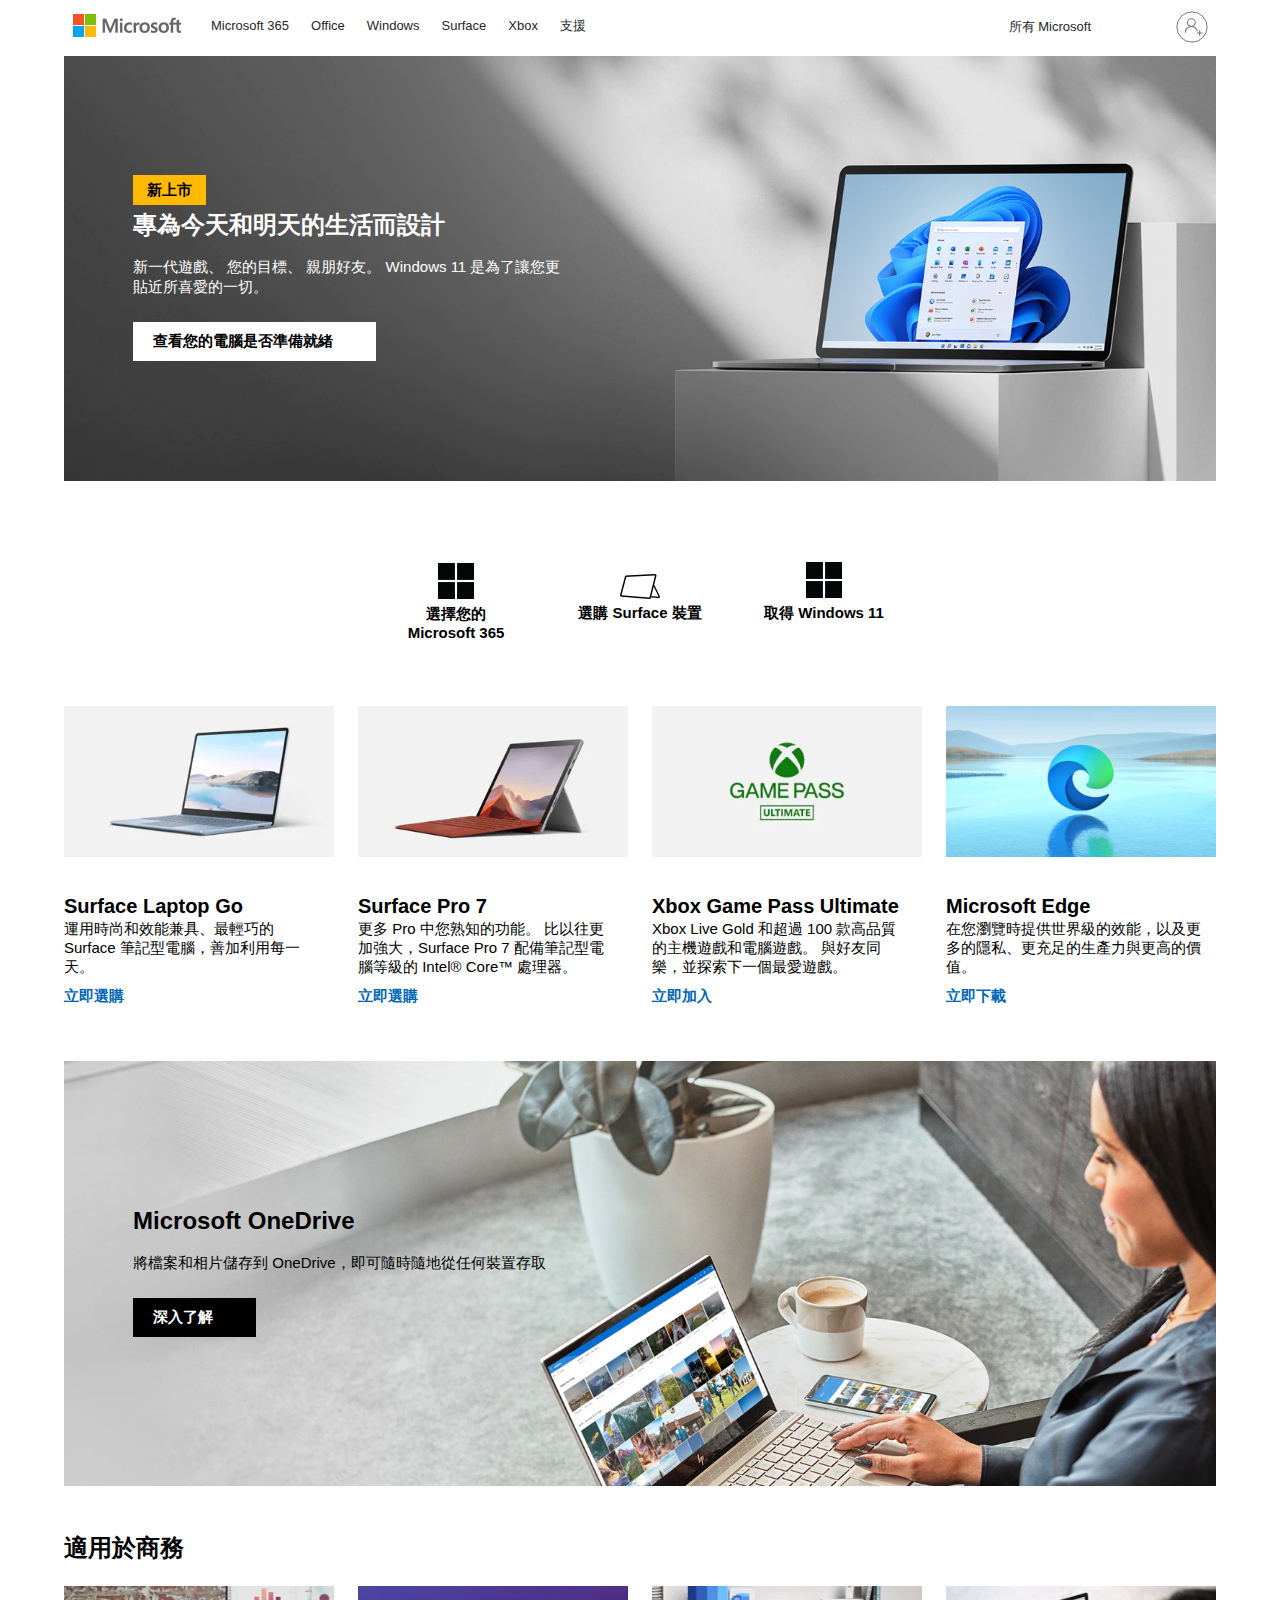
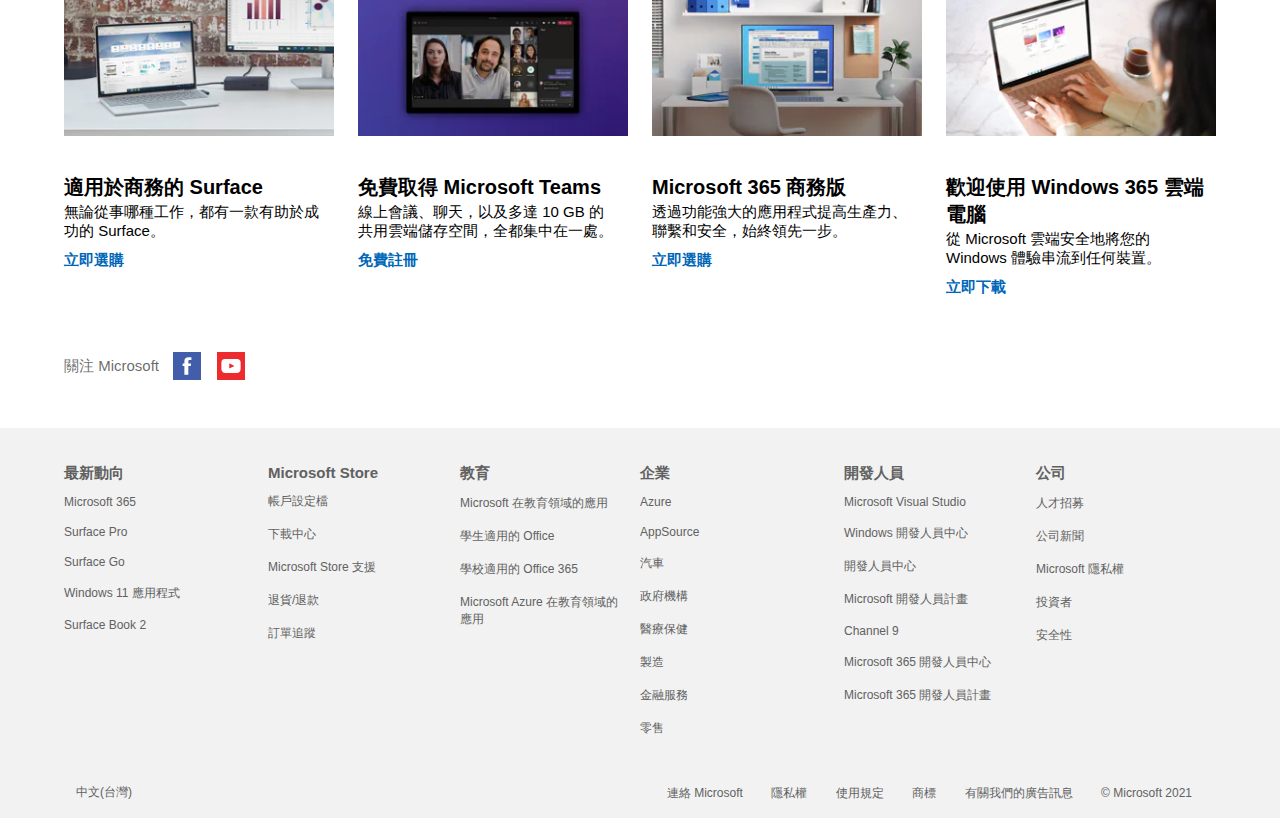
<file: index.html>
<!DOCTYPE html>
<html lang="en">
<head>
    <meta charset="UTF-8">
    <meta http-equiv="X-UA-Compatible" content="IE=edge">
    <meta name="viewport" content="width=device-width, initial-scale=1.0">
    <title>Microsoft – 雲端、電腦、應用程式和遊戲</title>
    <link rel="stylesheet" href="https://pro.fontawesome.com/releases/v5.10.0/css/all.css" integrity="sha384-AYmEC3Yw5cVb3ZcuHtOA93w35dYTsvhLPVnYs9eStHfGJvOvKxVfELGroGkvsg+p" crossorigin="anonymous"/>
    <link rel="stylesheet" href="./css/Microsoft.css">
</head>
<body>
    <header>
        <img class="logo" src="./img/logo.png">
        <nav class="menu-list">
            <ul class="menu-items">
                <li class="menu-item"><a href="">Microsoft 365</a></li>
                <li class="menu-item"><a href="">Office</a></li>
                <li class="menu-item"><a href="">Windows</a></li>
                <li class="menu-item"><a href="">Surface</a></li>
                <li class="menu-item"><a href="">Xbox</a></li>
                <li class="menu-item"><a href="">支援</a></li>
                <li class="menu-item"><a href="">更多<i class="fal fa-chevron-down"></i></a></li>
            </ul>
        </nav>
        <div class="function-btns">
            <a href="" class="function-btn mb-menu"><i class="fal fa-bars"></i></a>
            <a href="" class="function-btn all-microsoft">所有 Microsoft<i class="fal fa-chevron-down"></i></a>
            <a href="" class="function-btn search">
                <span>搜尋</span>
                <i class="fal fa-search"></i>
            </a>
            <a href="" class="function-btn shoppingcart">
                <span>購物車</span>
                <i class="fal fa-shopping-cart"></i>
            </a>
            <a href="" class="function-btn login">
                <span>登入</span>
                <img class="login-icon" src="./img/member.svg">
            </a>
        </div>
    </header>
    <main>
        <section class="banner">
            <div class="bg-img"></div>
            <div class="banner-info">
                <div class="tag">新上市</div>
                <span class="title">專為今天和明天的生活而設計</span>
                <p class="content">新一代遊戲、 您的目標、 親朋好友。 Windows 11 是為了讓您更貼近所喜愛的一切。</p>
                <a href="" class="btn">查看您的電腦是否準備就緒<i class="fal fa-chevron-right"></i></a>
            </div>
        </section>
        <section class="store">
            <a href="" class="store-card">
                <img class="store-logo" src="./img/store-logo-1.png">
                <div class="store-title">選擇您的 Microsoft 365</div>
            </a>
            <a href="" class="store-card">
                <img class="store-logo" src="./img/store-logo-2.webp">
                <div class="store-title">選購 Surface 裝置</div>
            </a>
            <a href="" class="store-card">
                <img class="store-logo" src="./img/store-logo-1.png">
                <div class="store-title">取得 Windows 11</div>
            </a>
        </section>
        <section class="product">
            <a href="" class="product-card">
                <div class="img" style="background-image: url(./img/product-1.webp);"></div>
                <span class="title">Surface Laptop Go</span>
                <p class="content">運用時尚和效能兼具、最輕巧的 Surface 筆記型電腦，善加利用每一天。</p>
                <span class="link">立即選購<i class="fal fa-chevron-right"></i></span>
            </a>
            <a href="" class="product-card">
                <div class="img" style="background-image: url(./img/product-2.webp);"></div>
                <span class="title">Surface Pro 7</span>
                <p class="content">更多 Pro 中您熟知的功能。 比以往更加強大，Surface Pro 7 配備筆記型電腦等級的 Intel® Core™ 處理器。</p>
                <span class="link">立即選購<i class="fal fa-chevron-right"></i></span>
            </a>
            <a href="" class="product-card">
                <div class="img" style="background-image: url(./img/product-3.webp);"></div>
                <span class="title">Xbox Game Pass Ultimate</span>
                <p class="content">Xbox Live Gold 和超過 100 款高品質的主機遊戲和電腦遊戲。 與好友同樂，並探索下一個最愛遊戲。</p>
                <span class="link">立即加入<i class="fal fa-chevron-right"></i></span>
            </a>
            <a href="" class="product-card">
                <div class="img" style="background-image: url(./img/product-4.webp);"></div>
                <span class="title">Microsoft Edge</span>
                <p class="content">在您瀏覽時提供世界級的效能，以及更多的隱私、更充足的生產力與更高的價值。</p>
                <span class="link">立即下載<i class="fal fa-chevron-right"></i></span>
            </a>
        </section>
        <section class="banner-2">
            <div class="bg-img"></div>
            <div class="banner-info">
                <span class="title">Microsoft OneDrive</span>
                <p class="content">將檔案和相片儲存到 OneDrive，即可隨時隨地從任何裝置存取</p>
                <a href="" class="btn">深入了解<i class="fal fa-chevron-right"></i></a>
            </div>
        </section>
        <div class="product-title">適用於商務</div>
        <section class="product">
            <a href="" class="product-card">
                <div class="img" style="background-image: url(./img/product-5.webp);"></div>
                <span class="title">適用於商務的 Surface</span>
                <p class="content">無論從事哪種工作，都有一款有助於成功的 Surface。</p>
                <span class="link">立即選購<i class="fal fa-chevron-right"></i></span>
            </a>
            <a href="" class="product-card">
                <div class="img" style="background-image: url(./img/product-6.webp);"></div>
                <span class="title">免費取得 Microsoft Teams</span>
                <p class="content">線上會議、聊天，以及多達 10 GB 的共用雲端儲存空間，全都集中在一處。</p>
                <span class="link">免費註冊<i class="fal fa-chevron-right"></i></span>
            </a>
            <a href="" class="product-card">
                <div class="img" style="background-image: url(./img/product-7.webp);"></div>
                <span class="title">Microsoft 365 商務版</span>
                <p class="content">透過功能強大的應用程式提高生產力、聯繫和安全，始終領先一步。</p>
                <span class="link">立即選購<i class="fal fa-chevron-right"></i></span>
            </a>
            <a href="" class="product-card">
                <div class="img" style="background-image: url(./img/product-8.webp);"></div>
                <span class="title">歡迎使用 Windows 365 雲端電腦</span>
                <p class="content">從 Microsoft 雲端安全地將您的 Windows 體驗串流到任何裝置。</p>
                <span class="link">立即下載<i class="fal fa-chevron-right"></i></span>
            </a>
        </section>
        <section class="social">
            <span class="focus">關注 Microsoft</span>
            <a href="" class="fb"></a>
            <a href="" class="yt"></a>
        </section>
    </main>
    <footer>
        <section class="guide">
            <div class="guide-list">
                <div class="guide-list-title">最新動向</div>
                <a href="" class="guide-list-item">Microsoft 365</a>
                <a href="" class="guide-list-item">Surface Pro</a>
                <a href="" class="guide-list-item">Surface Go</a>
                <a href="" class="guide-list-item">Windows 11 應用程式</a>
                <a href="" class="guide-list-item">Surface Book 2</a>
            </div>
            <div class="guide-list">
                <div class="guide-list-title">Microsoft Store</div>
                <a href="" class="guide-list-item">帳戶設定檔</a>
                <a href="" class="guide-list-item">下載中心</a>
                <a href="" class="guide-list-item">Microsoft Store 支援</a>
                <a href="" class="guide-list-item">退貨/退款</a>
                <a href="" class="guide-list-item">訂單追蹤</a>
            </div>
            <div class="guide-list">
                <div class="guide-list-title">教育</div>
                <a href="" class="guide-list-item">Microsoft 在教育領域的應用</a>
                <a href="" class="guide-list-item">學生適用的 Office</a>
                <a href="" class="guide-list-item">學校適用的 Office 365</a>
                <a href="" class="guide-list-item">Microsoft Azure 在教育領域的應用</a>
            </div>
            <div class="guide-list">
                <div class="guide-list-title">企業</div>
                <a href="" class="guide-list-item">Azure</a>
                <a href="" class="guide-list-item">AppSource</a>
                <a href="" class="guide-list-item">汽車</a>
                <a href="" class="guide-list-item">政府機構</a>
                <a href="" class="guide-list-item">醫療保健</a>
                <a href="" class="guide-list-item">製造</a>
                <a href="" class="guide-list-item">金融服務</a>
                <a href="" class="guide-list-item">零售</a>
            </div>
            <div class="guide-list">
                <div class="guide-list-title">開發人員</div>
                <a href="" class="guide-list-item">Microsoft Visual Studio</a>
                <a href="" class="guide-list-item">Windows 開發人員中心</a>
                <a href="" class="guide-list-item">開發人員中心</a>
                <a href="" class="guide-list-item">Microsoft 開發人員計畫</a>
                <a href="" class="guide-list-item">Channel 9</a>
                <a href="" class="guide-list-item">Microsoft 365 開發人員中心</a>
                <a href="" class="guide-list-item">Microsoft 365 開發人員計畫</a>
            </div>
            <div class="guide-list">
                <div class="guide-list-title">公司</div>
                <a href="" class="guide-list-item">人才招募</a>
                <a href="" class="guide-list-item">公司新聞</a>
                <a href="" class="guide-list-item">Microsoft 隱私權</a>
                <a href="" class="guide-list-item">投資者</a>
                <a href="" class="guide-list-item">安全性</a>
            </div>
        </section>
        <section class="about">
            <a href="" class="global"><i class="far fa-globe-americas"></i>中文(台灣)</a>
            <div class="about-list">
                <a href="" class="about-list-item">連絡 Microsoft</a>
                <a href="" class="about-list-item">隱私權</a>
                <a href="" class="about-list-item">使用規定</a>
                <a href="" class="about-list-item">商標</a>
                <a href="" class="about-list-item">有關我們的廣告訊息</a>
                <span class="about-list-item">© Microsoft 2021</span>
            </div>
        </section>
    </footer>
</body>
</html>
</file>
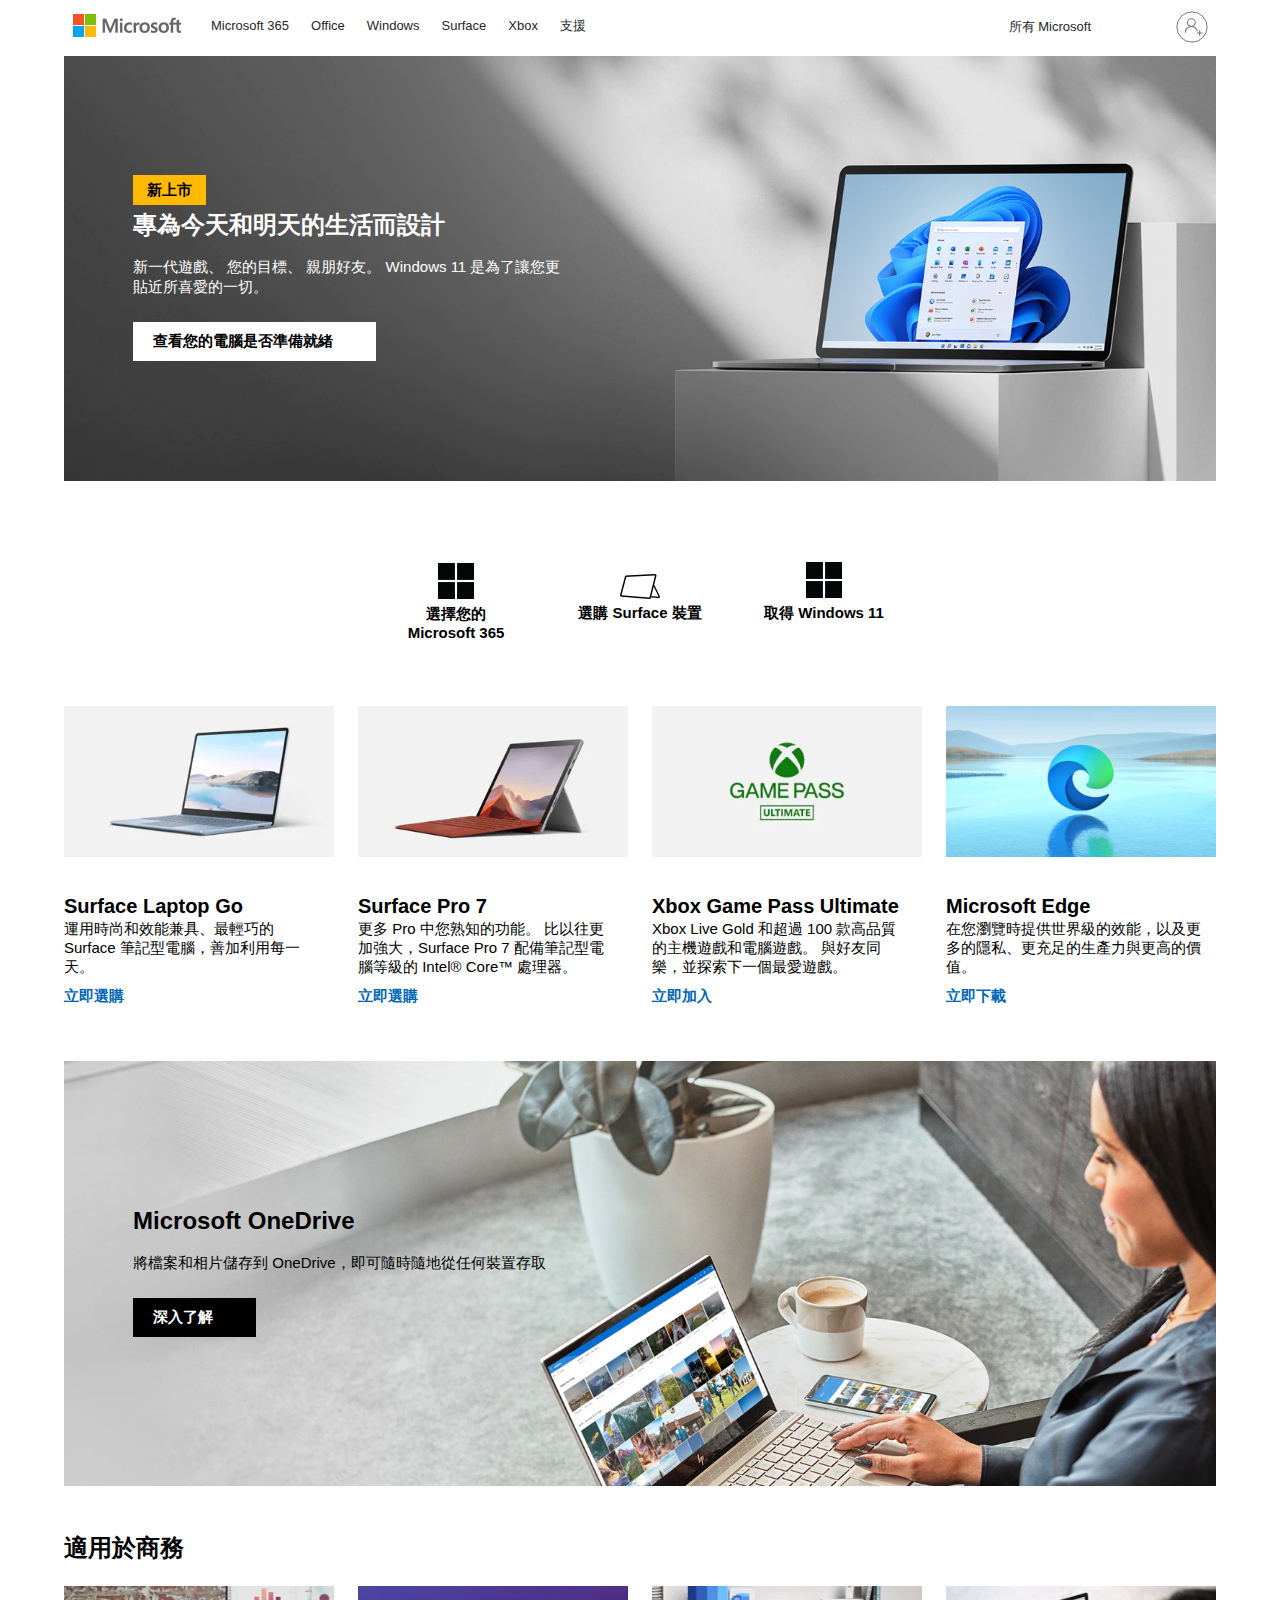
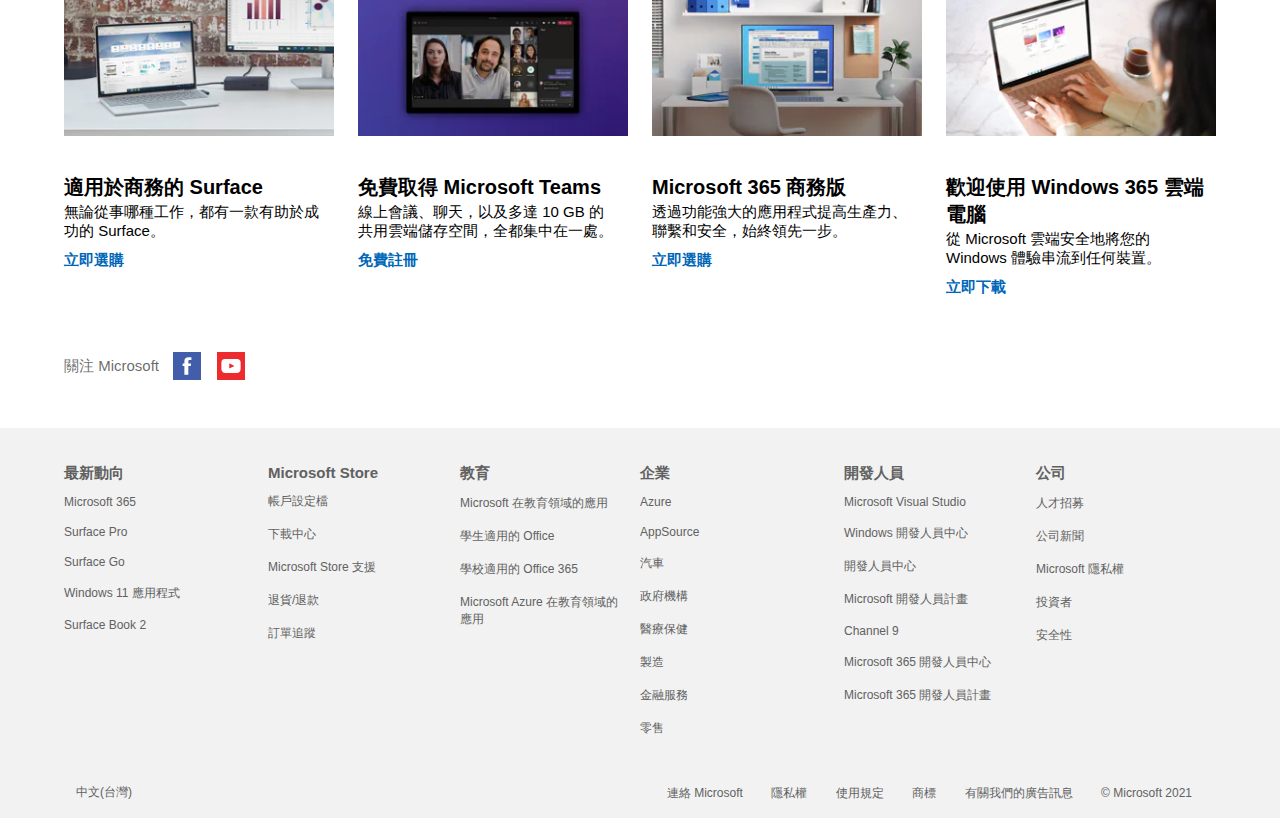
<file: Microsoft.html>
<!DOCTYPE html>
<html lang="en">
<head>
    <meta charset="UTF-8">
    <meta http-equiv="X-UA-Compatible" content="IE=edge">
    <meta name="viewport" content="width=device-width, initial-scale=1.0">
    <title>Microsoft – 雲端、電腦、應用程式和遊戲</title>
    <link rel="stylesheet" href="https://pro.fontawesome.com/releases/v5.10.0/css/all.css" integrity="sha384-AYmEC3Yw5cVb3ZcuHtOA93w35dYTsvhLPVnYs9eStHfGJvOvKxVfELGroGkvsg+p" crossorigin="anonymous"/>
    <link rel="stylesheet" href="./css/Microsoft.css">
</head>
<body>
    <header>
        <img class="logo" src="./img/logo.png">
        <nav class="menu-list">
            <ul class="menu-items">
                <li class="menu-item"><a href="">Microsoft 365</a></li>
                <li class="menu-item"><a href="">Office</a></li>
                <li class="menu-item"><a href="">Windows</a></li>
                <li class="menu-item"><a href="">Surface</a></li>
                <li class="menu-item"><a href="">Xbox</a></li>
                <li class="menu-item"><a href="">支援</a></li>
                <li class="menu-item"><a href="">更多<i class="fal fa-chevron-down"></i></a></li>
            </ul>
        </nav>
        <div class="function-btns">
            <a href="" class="function-btn mb-menu"><i class="fal fa-bars"></i></a>
            <a href="" class="function-btn all-microsoft">所有 Microsoft<i class="fal fa-chevron-down"></i></a>
            <a href="" class="function-btn search">
                <span>搜尋</span>
                <i class="fal fa-search"></i>
            </a>
            <a href="" class="function-btn shoppingcart">
                <span>購物車</span>
                <i class="fal fa-shopping-cart"></i>
            </a>
            <a href="" class="function-btn login">
                <span>登入</span>
                <img class="login-icon" src="./img/member.svg">
            </a>
        </div>
    </header>
    <main>
        <section class="banner">
            <div class="bg-img"></div>
            <div class="banner-info">
                <div class="tag">新上市</div>
                <span class="title">專為今天和明天的生活而設計</span>
                <p class="content">新一代遊戲、 您的目標、 親朋好友。 Windows 11 是為了讓您更貼近所喜愛的一切。</p>
                <a href="" class="btn">查看您的電腦是否準備就緒<i class="fal fa-chevron-right"></i></a>
            </div>
        </section>
        <section class="store">
            <a href="" class="store-card">
                <img class="store-logo" src="./img/store-logo-1.png">
                <div class="store-title">選擇您的 Microsoft 365</div>
            </a>
            <a href="" class="store-card">
                <img class="store-logo" src="./img/store-logo-2.webp">
                <div class="store-title">選購 Surface 裝置</div>
            </a>
            <a href="" class="store-card">
                <img class="store-logo" src="./img/store-logo-1.png">
                <div class="store-title">取得 Windows 11</div>
            </a>
        </section>
        <section class="product">
            <a href="" class="product-card">
                <div class="img" style="background-image: url(./img/product-1.webp);"></div>
                <span class="title">Surface Laptop Go</span>
                <p class="content">運用時尚和效能兼具、最輕巧的 Surface 筆記型電腦，善加利用每一天。</p>
                <span class="link">立即選購<i class="fal fa-chevron-right"></i></span>
            </a>
            <a href="" class="product-card">
                <div class="img" style="background-image: url(./img/product-2.webp);"></div>
                <span class="title">Surface Pro 7</span>
                <p class="content">更多 Pro 中您熟知的功能。 比以往更加強大，Surface Pro 7 配備筆記型電腦等級的 Intel® Core™ 處理器。</p>
                <span class="link">立即選購<i class="fal fa-chevron-right"></i></span>
            </a>
            <a href="" class="product-card">
                <div class="img" style="background-image: url(./img/product-3.webp);"></div>
                <span class="title">Xbox Game Pass Ultimate</span>
                <p class="content">Xbox Live Gold 和超過 100 款高品質的主機遊戲和電腦遊戲。 與好友同樂，並探索下一個最愛遊戲。</p>
                <span class="link">立即加入<i class="fal fa-chevron-right"></i></span>
            </a>
            <a href="" class="product-card">
                <div class="img" style="background-image: url(./img/product-4.webp);"></div>
                <span class="title">Microsoft Edge</span>
                <p class="content">在您瀏覽時提供世界級的效能，以及更多的隱私、更充足的生產力與更高的價值。</p>
                <span class="link">立即下載<i class="fal fa-chevron-right"></i></span>
            </a>
        </section>
        <section class="banner-2">
            <div class="bg-img"></div>
            <div class="banner-info">
                <span class="title">Microsoft OneDrive</span>
                <p class="content">將檔案和相片儲存到 OneDrive，即可隨時隨地從任何裝置存取</p>
                <a href="" class="btn">深入了解<i class="fal fa-chevron-right"></i></a>
            </div>
        </section>
        <div class="product-title">適用於商務</div>
        <section class="product">
            <a href="" class="product-card">
                <div class="img" style="background-image: url(./img/product-5.webp);"></div>
                <span class="title">適用於商務的 Surface</span>
                <p class="content">無論從事哪種工作，都有一款有助於成功的 Surface。</p>
                <span class="link">立即選購<i class="fal fa-chevron-right"></i></span>
            </a>
            <a href="" class="product-card">
                <div class="img" style="background-image: url(./img/product-6.webp);"></div>
                <span class="title">免費取得 Microsoft Teams</span>
                <p class="content">線上會議、聊天，以及多達 10 GB 的共用雲端儲存空間，全都集中在一處。</p>
                <span class="link">免費註冊<i class="fal fa-chevron-right"></i></span>
            </a>
            <a href="" class="product-card">
                <div class="img" style="background-image: url(./img/product-7.webp);"></div>
                <span class="title">Microsoft 365 商務版</span>
                <p class="content">透過功能強大的應用程式提高生產力、聯繫和安全，始終領先一步。</p>
                <span class="link">立即選購<i class="fal fa-chevron-right"></i></span>
            </a>
            <a href="" class="product-card">
                <div class="img" style="background-image: url(./img/product-8.webp);"></div>
                <span class="title">歡迎使用 Windows 365 雲端電腦</span>
                <p class="content">從 Microsoft 雲端安全地將您的 Windows 體驗串流到任何裝置。</p>
                <span class="link">立即下載<i class="fal fa-chevron-right"></i></span>
            </a>
        </section>
        <section class="social">
            <span class="focus">關注 Microsoft</span>
            <a href="" class="fb"></a>
            <a href="" class="yt"></a>
        </section>
    </main>
    <footer>
        <section class="guide">
            <div class="guide-list">
                <div class="guide-list-title">最新動向</div>
                <a href="" class="guide-list-item">Microsoft 365</a>
                <a href="" class="guide-list-item">Surface Pro</a>
                <a href="" class="guide-list-item">Surface Go</a>
                <a href="" class="guide-list-item">Windows 11 應用程式</a>
                <a href="" class="guide-list-item">Surface Book 2</a>
            </div>
            <div class="guide-list">
                <div class="guide-list-title">Microsoft Store</div>
                <a href="" class="guide-list-item">帳戶設定檔</a>
                <a href="" class="guide-list-item">下載中心</a>
                <a href="" class="guide-list-item">Microsoft Store 支援</a>
                <a href="" class="guide-list-item">退貨/退款</a>
                <a href="" class="guide-list-item">訂單追蹤</a>
            </div>
            <div class="guide-list">
                <div class="guide-list-title">教育</div>
                <a href="" class="guide-list-item">Microsoft 在教育領域的應用</a>
                <a href="" class="guide-list-item">學生適用的 Office</a>
                <a href="" class="guide-list-item">學校適用的 Office 365</a>
                <a href="" class="guide-list-item">Microsoft Azure 在教育領域的應用</a>
            </div>
            <div class="guide-list">
                <div class="guide-list-title">企業</div>
                <a href="" class="guide-list-item">Azure</a>
                <a href="" class="guide-list-item">AppSource</a>
                <a href="" class="guide-list-item">汽車</a>
                <a href="" class="guide-list-item">政府機構</a>
                <a href="" class="guide-list-item">醫療保健</a>
                <a href="" class="guide-list-item">製造</a>
                <a href="" class="guide-list-item">金融服務</a>
                <a href="" class="guide-list-item">零售</a>
            </div>
            <div class="guide-list">
                <div class="guide-list-title">開發人員</div>
                <a href="" class="guide-list-item">Microsoft Visual Studio</a>
                <a href="" class="guide-list-item">Windows 開發人員中心</a>
                <a href="" class="guide-list-item">開發人員中心</a>
                <a href="" class="guide-list-item">Microsoft 開發人員計畫</a>
                <a href="" class="guide-list-item">Channel 9</a>
                <a href="" class="guide-list-item">Microsoft 365 開發人員中心</a>
                <a href="" class="guide-list-item">Microsoft 365 開發人員計畫</a>
            </div>
            <div class="guide-list">
                <div class="guide-list-title">公司</div>
                <a href="" class="guide-list-item">人才招募</a>
                <a href="" class="guide-list-item">公司新聞</a>
                <a href="" class="guide-list-item">Microsoft 隱私權</a>
                <a href="" class="guide-list-item">投資者</a>
                <a href="" class="guide-list-item">安全性</a>
            </div>
        </section>
        <section class="about">
            <a href="" class="global"><i class="far fa-globe-americas"></i>中文(台灣)</a>
            <div class="about-list">
                <a href="" class="about-list-item">連絡 Microsoft</a>
                <a href="" class="about-list-item">隱私權</a>
                <a href="" class="about-list-item">使用規定</a>
                <a href="" class="about-list-item">商標</a>
                <a href="" class="about-list-item">有關我們的廣告訊息</a>
                <span class="about-list-item">© Microsoft 2021</span>
            </div>
        </section>
    </footer>
</body>
</html>
</file>
<file: css/Microsoft.css>
*{
    box-sizing: border-box;
}
body{
    margin: 0;
    font-family: 'Segoe UI',SegoeUI,'Microsoft JhengHei',微軟正黑體,"Helvetica Neue",Helvetica,Arial,sans-serif;
}
/* header */
header{
    width: 100%;
    height: 54px;
    padding: 0 5%;
    margin-bottom: 2px;
    display: flex;
    align-items: center;
    position: relative;
}
@media(max-width:1083px){
    header{
        padding: 0 14px;
    }
}
.logo{
    width: 108px;
    height: 23px;
    margin: 0 30px 4px 9px;
}
@media(max-width:859px){
    .logo{
        position: absolute;
        left: 50%;
        top: 50%;
        transform: translate(-50%,-50%);
        margin: 0;
    }
}
.menu-items{
    display: flex;
    list-style: none;
    margin: 0;
    padding: 0;
    margin-bottom: 4px;
}
@media(max-width:859px){
    .menu-items{
        display: none;
    }
}
.menu-item{
    margin-right: 22px;
}
.menu-item:last-child{
    display: none;
}
@media(max-width:885px){
    .menu-item:nth-child(5),
    .menu-item:nth-child(6){
        display: none;
    }
    .menu-item:last-child{
        display: block;
    }
}
@media(max-width:870px){
    .menu-item:nth-child(4){
        display: none;
    }
}
.menu-item>a{
    font-size: 13px;
    color: #262626;
    text-decoration: none;
}
.function-btns{
    display: flex;
    margin-left: auto;
    align-items: center;
    margin-right: 8px;
}
@media (max-width:859px){
    .function-btns{
        width: 100%;
    }
}
.function-btn{
    display: flex;
    align-items: center;
    font-size: 13px;
    color: #262626;
    text-decoration: none;
}
.mb-menu{
    display: none;
}
@media(max-width:859px){
    .mb-menu{
        display: block;
        margin-right: 28px;
        font-size: 20px;
    }
}
.all-microsoft{
    margin-right: 40px;
}
@media(max-width:859px){
    .all-microsoft{
        display: none;
    }
}
.search{
    margin-right: 40px;
}
.fa-search{
    font-size: 15px;
    transform: scaleX(-1);
    padding-right: 5px;
}
@media(max-width:1399px){
    .search{
        margin-right: 20px;
    }
    .search > span{
       display: none;
    }
    .search > .fa-search{
        padding-right: 0px;
    }
}
.shoppingcart{
    margin-right: 22px;
}
@media(max-width:859px){
    .shoppingcart{
        margin-left: auto;
    }
}
.fa-shopping-cart{
    margin-left: 5px;
    font-size: 15px;
    font-weight: 300;
}
@media(max-width:1399px){
    .shoppingcart{
        margin-right: 20px;
    }
    .shoppingcart > span{
       display: none;
    }
    .shoppingcart > .fa-shopping-cart{
        padding-left: 0px;
    }
}
.login-icon{
    width: 32px;
    height: 32px;
    margin-left: 12px;
}
@media(max-width:1399px){
    .login > span{
       display: none;
    }
    .login-icon{
        margin-left: 0px;
    }
}
/* main */
main{
    width: 100%;
    padding: 0 5%;
}
@media(max-width:1083px){
    main{
        padding: 0;
    }
}
/* banner */
.banner{
    max-width: 1600px;
    max-height: 600px;
    width: 100%;
    height: 33.2vw;
    position: relative;
    display: flex;
    align-items: center;
    padding: 0 6%;
}
@media(max-width:1083px){
    .banner{
        width: 100%;
        height: 54.7vw;
    }
}
@media(max-width:767px){
    .banner{
        flex-direction: column;
        max-height: 100%;
        height: auto;
        padding: 0;
    }
}
.banner > .bg-img{
    position: absolute;
    width: 100%;
    height: 100%;
    top: 0;
    left: 0;
    background-image: url(../img/banner.webp);
    background-size: cover;
    background-position: center;
    z-index: -1;
}
@media(max-width:1083px){
    .banner > .bg-img{
        background-image: url(../img/banner-tablet.webp);
    }
}
@media(max-width:767px){
    .banner > .bg-img{
        background-image: url(../img/banner-mb.webp);
        position: static;
        width: 100%;
        height: 55.5vw;
    }
}
.banner > .banner-info{
    width: 520px;
    display: flex;
    flex-direction: column;
}
@media(max-width:1399px){
    .banner > .banner-info{
        width: 440px;
    }
}
@media(max-width:1083px){
    .banner > .banner-info{
        width: 340px;
    }
}
@media(max-width:767px){
    .banner > .banner-info{
        width: 100%;
        height: auto;
        padding: 90px 9%;
        background-color: #333;
        align-items: center;
    }
}
.banner > .banner-info > .tag{
    background-color: #ffb900;
    color: #000;
    width: 73px;
    height: 30px;
    font-size: 15px;
    font-weight: 600;
    display: flex;
    justify-content: center;
    align-items: center;
    margin-bottom: 8px;
}
.banner > .banner-info > .title{
    color: #fff;
    font-size: 34px;
    font-weight: 600;
    line-height: 1;
    margin-bottom: 20px;
}
@media(max-width:1399px){
    .banner > .banner-info > .title{
        font-size: 24px;
    }
}
@media(max-width:767px){
    .banner > .banner-info > .title{
        font-size: 20px;
        margin-bottom: 0;
    }
}
.banner > .banner-info > .content{
    margin: 0;
    font-size: 15px;
    line-height: 20px;
    color: #FFF;
    margin-bottom: 25px;
}
@media(max-width:767px){
    .banner > .banner-info > .content{
        text-align: center;
        padding-top: 10px;
        margin-bottom: 12px;
    }
}
.banner > .banner-info >.btn{
    width: 243px;
    padding: 10px 20px;
    color: #000;
    font-size: 15px;
    font-weight: 600;
    background-color: #fff;
    text-decoration: none;
}
/* store */
.store{
    width: 100%;
    height: 177px;
    display: flex;
    justify-content: center;
    align-items: center;
    padding: 48px 5% 0;
}
@media(max-width:767px){
    .store{
        display: block;
        flex-direction: column;
    }
}
.store-card{
    width: 184px;
    display: flex;
    flex-direction: column;
    justify-content: center;
    align-items: center;
    text-decoration: none;
    color: black;
}
.store-card:first-child{
    margin-top: 20px;
}
.store-title{
    margin: 4px 30px;
    font-size: 15px;
    font-weight: 600;
    text-align: center;
}
@media(max-width:767px){
    .store-card:first-child{
        margin-top: 8px;
    }
    .store-card{
        width: auto;
        flex-direction: row;
        justify-content: flex-start;
        margin: 8px;
    }
    .store-logo{
        width: 20px;
        height: 20px;
    }
    .store-title{
        margin: 10px;
    }
}
/* product */
.product{
    display: flex;
    margin: 0 -12px;
    padding-top: 48px;
}
@media(max-width:1083px){
    .product{
        flex-wrap: wrap;
        padding: 0 calc(5% - 12px);
        margin: 0;
    }
}
.product-card{
    width: 25%;
    padding: 0 12px;
    text-decoration: none;
    color: black;
    display: flex;
    flex-direction: column;
}
@media(max-width:1083px){
    .product-card{
        width: 50%;
        padding: 48px 12px 8px 12px;
    }
}
@media(max-width:539px){
    .product-card{
        width: 100%;
        padding: 48px 12px 8px 12px;
    }
}
.product-card > .img{
    width: 100%;
    height: 11.77vw;
    background-size: cover;
    background-position: center;
}
@media(max-width:1083px){
    .product-card > .img{
        height: 24.3vw;
    }
}
@media(max-width:539px){
    .product-card > .img{
        height: 48.7vw;
    }
}
.product-card > .title{
    font-size: 20px;
    font-weight: 600;
    margin: 38px 12px 2px 0;
}
@media(max-width:767px){
    .product-card > .title{
        margin-top: 13px;
        font-size: 18px;
    }
}
.product-card > .content{
    font-size: 15px;
    margin: 0;
    padding-right: 12px;
}
.product-card > .link{
    padding: 10px 3px 7px 0;
    color: #0067b8;
    font-size: 15px;
    font-weight: 600;
}
/* banner-2 */
.banner-2{
    max-width: 1600px;
    max-height: 600px;
    width: 100%;
    height: 33.2vw;
    position: relative;
    display: flex;
    align-items: center;
    padding: 0 6%;
    margin-top: 48px;
}
@media(max-width:1083px){
    .banner-2{
        width: 100%;
        height: 54.7vw;
    }
}
@media(max-width:767px){
    .banner-2{
        flex-direction: column;
        max-height: 100%;
        height: auto;
        padding: 0;
    }
}
.banner-2 > .bg-img{
    position: absolute;
    width: 100%;
    height: 100%;
    top: 0;
    left: 0;
    background-image: url(../img/banner-2.webp);
    background-size: cover;
    background-position: center;
    z-index: -1;
}
@media(max-width:1083px){
    .banner-2 > .bg-img{
        background-image: url(../img/banner-2-tablet.webp);
    }
}
@media(max-width:767px){
    .banner-2 > .bg-img{
        background-image: url(../img/banner-2-mb.webp);
        position: static;
        width: 100%;
        height: 55.5vw;
    }
}
.banner-2 > .banner-info{
    width: 520px;
    display: flex;
    flex-direction: column;
}
@media(max-width:1399px){
    .banner-2 > .banner-info{
        width: 440px;
    }
}
@media(max-width:1083px){
    .banner-2 > .banner-info{
        width: 340px;
    }
}
@media(max-width:767px){
    .banner-2 > .banner-info{
        width: 100%;
        height: auto;
        padding: 90px 9%;
        background-color: #eee;
        align-items: center;
    }
}
.banner-2 > .banner-info > .title{
    color: #000;
    font-size: 34px;
    font-weight: 600;
    line-height: 1;
    margin-bottom: 20px;
}
@media(max-width:1399px){
    .banner-2 > .banner-info > .title{
        font-size: 24px;
    }
}
@media(max-width:767px){
    .banner-2 > .banner-info > .title{
        font-size: 20px;
        margin-bottom: 0;
    }
}
.banner-2 > .banner-info > .content{
    margin: 0;
    font-size: 15px;
    line-height: 20px;
    color: #000;
    margin-bottom: 25px;
}
@media(max-width:767px){
    .banner-2 > .banner-info > .content{
        text-align: center;
        padding-top: 10px;
        margin-bottom: 12px;
    }
}
.banner-2 > .banner-info >.btn{
    width: 123px;
    padding: 10px 20px;
    color: #fff;
    font-size: 15px;
    font-weight: 600;
    background-color: #000;
    text-decoration: none;
}
/* product-2 */
.product-title{
    padding-top: 48px;
    margin-bottom: -24px;
    font-size: 24px;
    line-height: 28px;
    font-weight: 600;
}
@media(max-width:1083px){
    .product-title{
        padding: 48px 5% 0;
    }
}
/* social */
.social{
    display: flex;
    align-items: center;
    margin-top: 48px;
}
@media(max-width:1083px){
    .social{
        padding: 0 24px;
    }
}
.focus{
    font-size: 15px;
    color: rgba(0,0,0,.6);
    margin-right: 14px;
}
.fb{
    width: 28px;
    height: 28px;
    margin-right: 16px;
    background-image: url(../img/facebook.svg);
}
.yt{
    width: 28px;
    height: 28px;
    background-image: url(../img/youtube.svg);
}
/* footer */
footer{
    width: 100%;
    padding: 0 5%;
    margin-top: 48px;
    background-color: #f2f2f2;
}
@media(max-width:1083px){
    footer{
        padding: 0 12px;
    }
}
.guide{
    display: flex;
    flex-wrap: wrap;
}
.guide-list{
    display: flex;
    flex-direction: column;
    width: calc(100% / 6);
    padding: 0 12px 8px;
}
@media(max-width:1083px){
    .guide-list{
        width: calc(100% / 3);
    }
}
@media(max-width:539px){
    .guide-list{
        width: 100%;
    }
}
.guide-list:nth-child(1),.guide-list:nth-child(4){
    padding-left: 0;
}
@media(max-width:1083px){
    .guide-list:nth-child(1),.guide-list:nth-child(4){
        padding-left: 12px;
    }
}
.guide-list-title{
    padding: 36px 0 4px;
    color: #616161;
    font-size: 15px;
    font-weight: 600;
}
.guide-list-item{
    padding: 8px 0;
    text-decoration: none;
    color: #616161;
    font-size: 12px;
}
.about{
    display: flex;
    align-items: center;
    padding: 30px 0 16px;
}
@media(max-width:1083px){
    .about{
        padding: 30px 12px 16px;
    }
}
@media(max-width:767px){
    .about{
        flex-direction: column;
        align-items: flex-start;
    }
}
.global{
    display: flex;
    text-decoration: none;
    color: #616161;
    font-size: 12px;
}
.fa-globe-americas{
    font-size: 20px;
    margin-right: 12px;
}
.about-list{
    margin-left: auto;
}
@media(max-width:767px){
    .about-list{
        margin-left: 0;
        margin-top: 14px;
    }
}
.about-list-item{
    text-decoration: none;
    color: #616161;
    font-size: 12px;
    padding: 0 24px 4px 0;
}
@media(max-width:767px){
    .about-list-item{
        padding: 6px 4px 0 6px;
    }
}
@media(max-width:539px){
    .about-list-item{
        padding: 6px 10px 0 0;
    }
}
</file>
